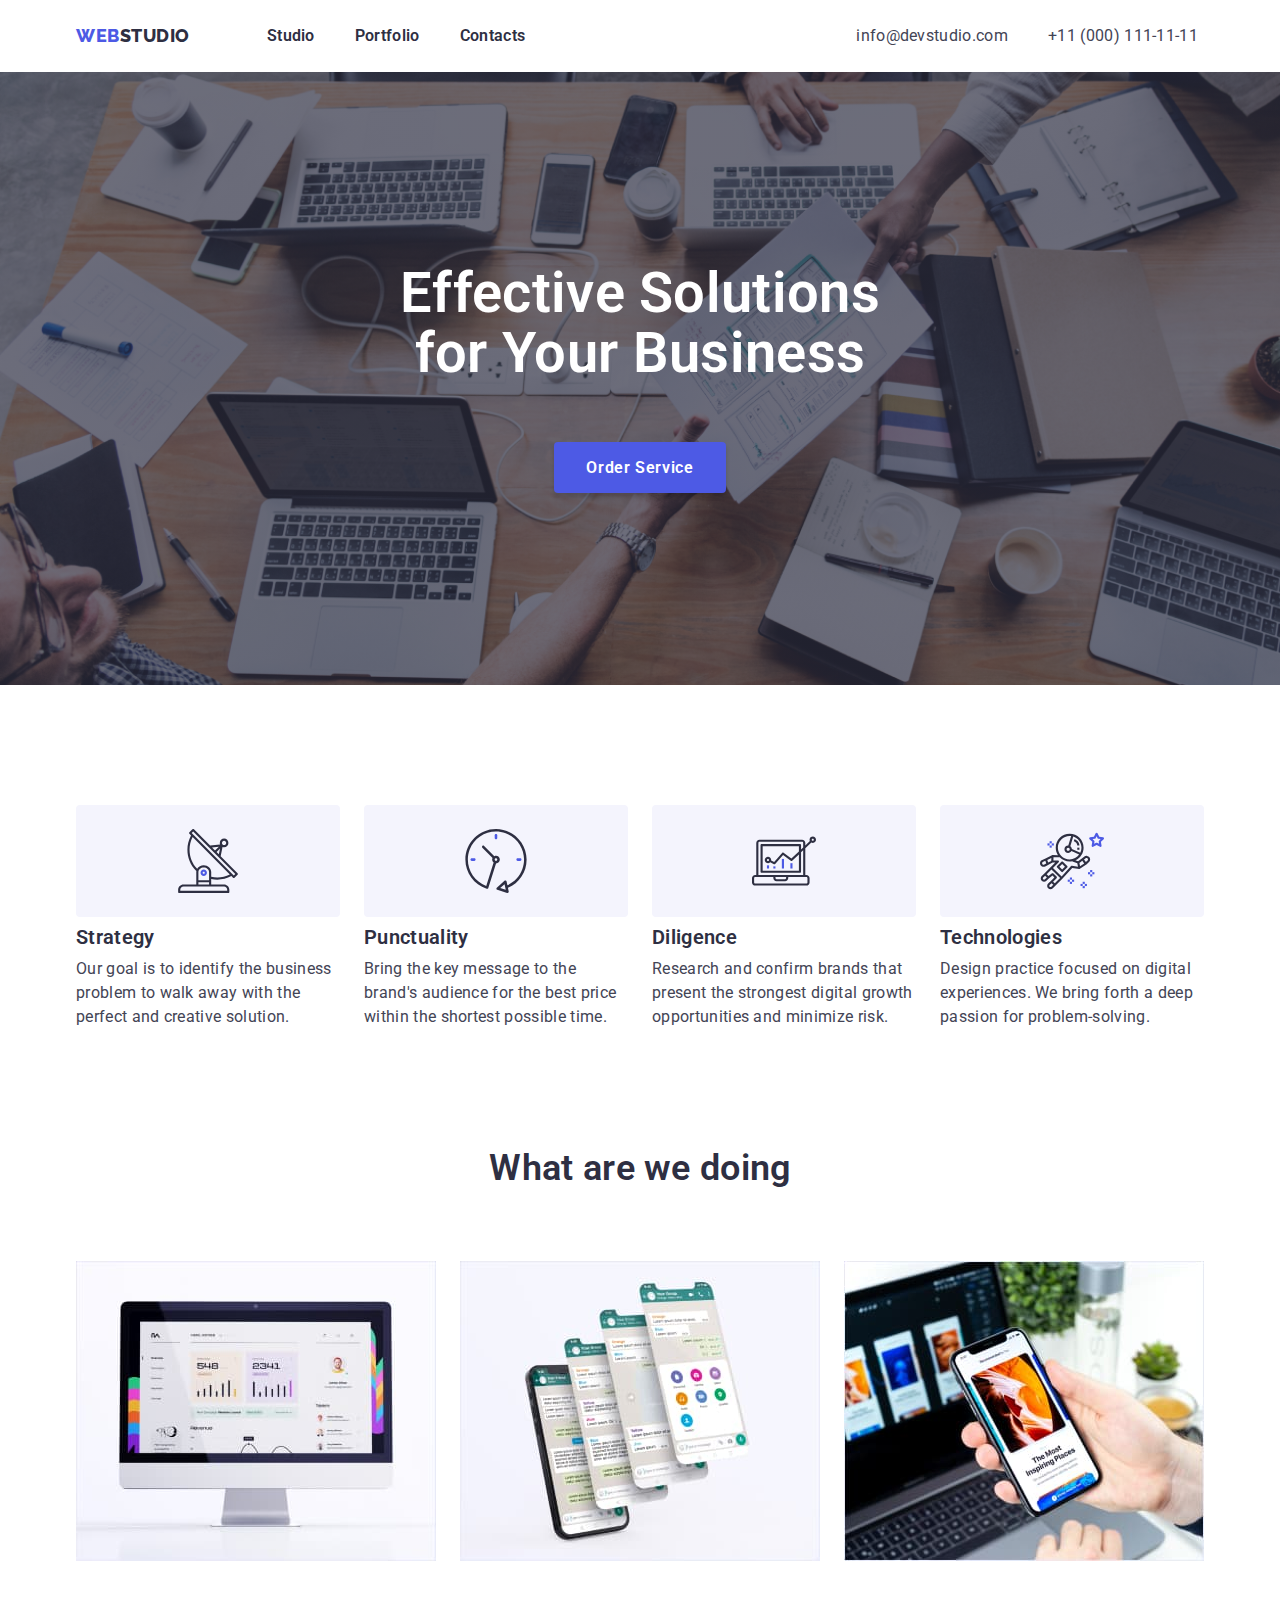
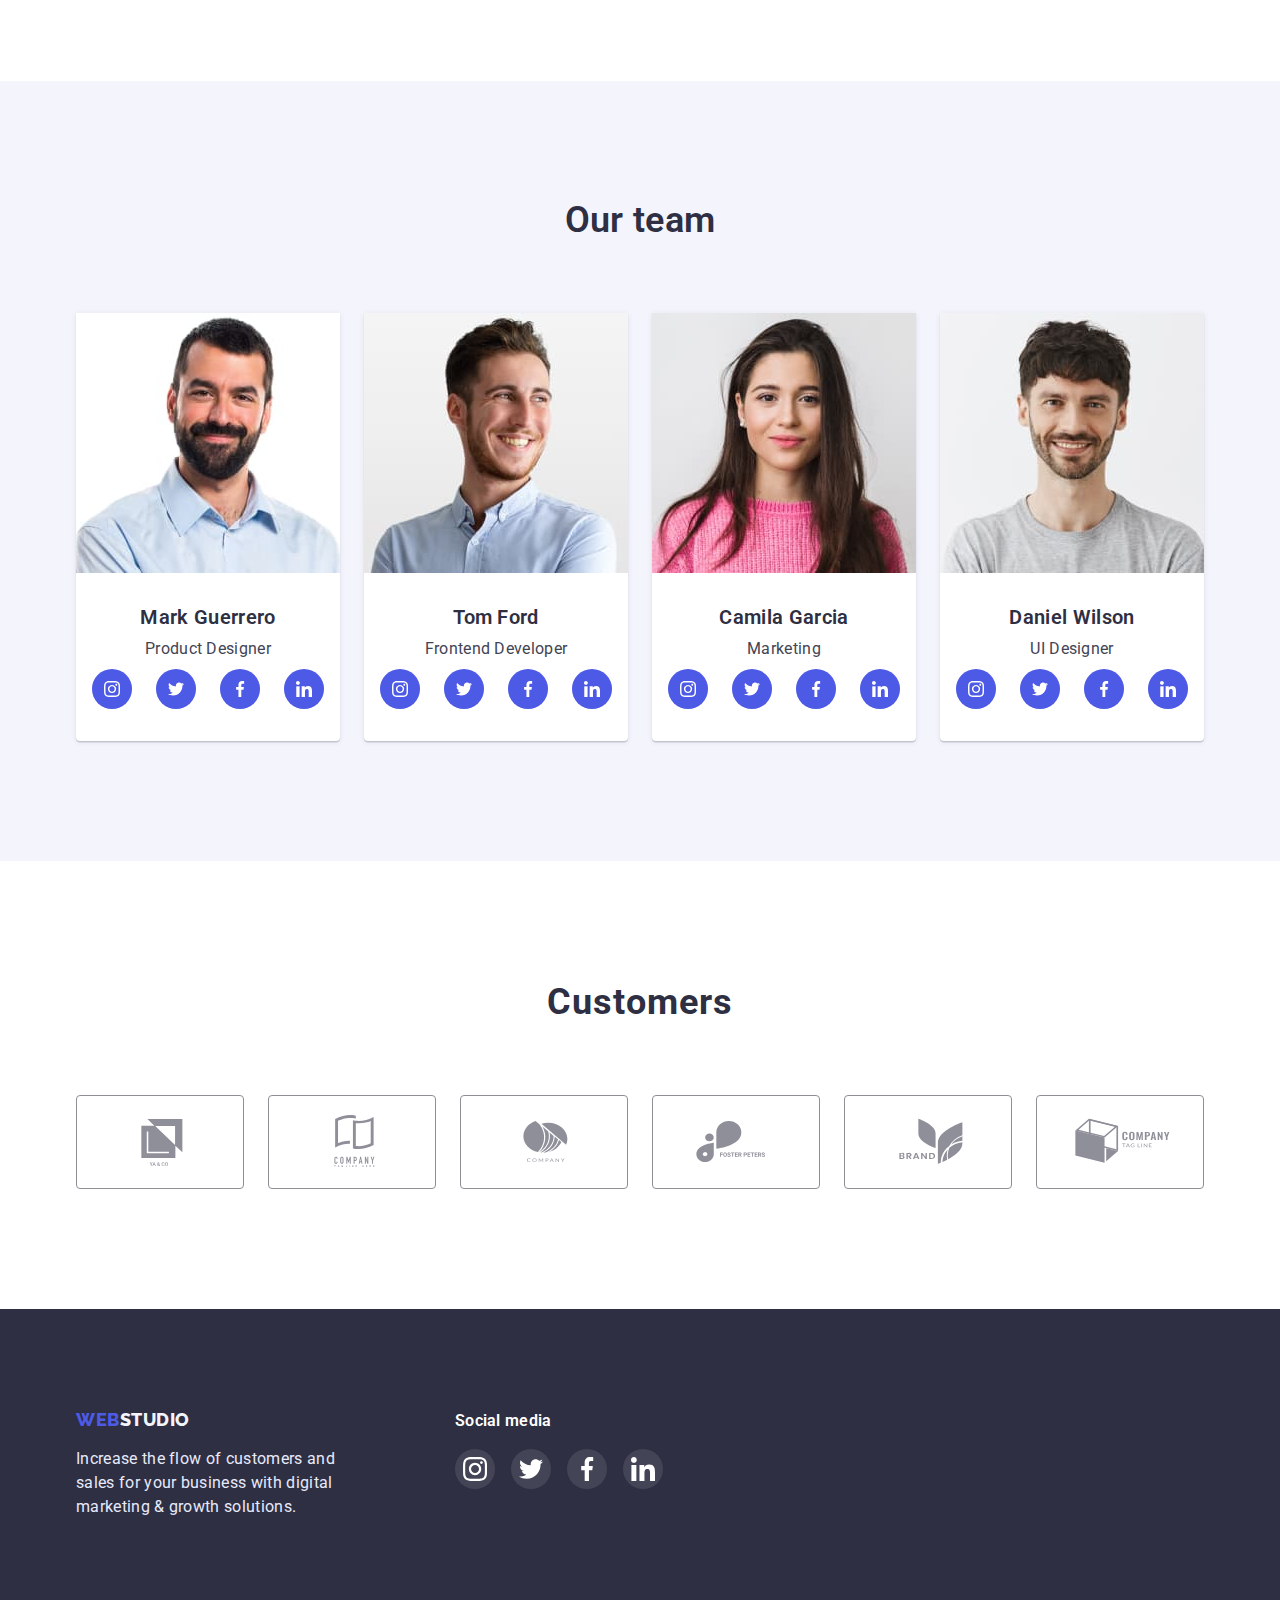
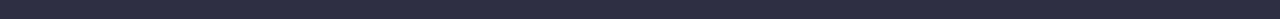
<file: index.html>
<!DOCTYPE html>
<html lang="en">
<head>
    <meta charset="UTF-8">
    <meta http-equiv="X-UA-Compatible" content="IE=edge">
    <meta name="viewport" content="width=device-width, initial-scale=1.0">
    <title>Web-Studio</title>
    <link rel="preconnect" href="https://fonts.googleapis.com">
    <link rel="preconnect" href="https://fonts.gstatic.com" crossorigin>
    <link href="https://fonts.googleapis.com/css2?family=Raleway:wght@700&family=Roboto:wght@400;500;700;900&display=swap" rel="stylesheet">
    <link rel="stylesheet" href="https://cdn.jsdelivr.net/npm/modern-normalize@1.1.0/modern-normalize.min.css">
    <link rel="stylesheet" href="./css/styles.css">

</head>
<body>
    <header class="header">
        <div class="container header-wrapper">
        <a class="logo link" href="./index.html">Web<span class="logo-header">Studio</span></a>
        <nav class="nav">
            <ul class="nav-list list">
                <li class="nav-item"><a class="nav-link link" href="./index.html">Studio</a></li>
                <li class="nav-item"><a class="nav-link link" href="./portfolio.html">Portfolio</a></li>
                <li class="nav-item"><a class="nav-link link" href="#">Contacts</a></li>
            </ul>
        </nav>
        <ul class="info-list list">
            <li class="info-item"><a class="info-link link" href="mailto:info@devstudio.com">info@devstudio.com</a></li>
            <li class="info-item"><a class="info-link link" href="tel:+110001111111">+11 (000) 111-11-11</a></li>
        </ul>
        </div>
    </header>
    <main>
        <section class="hero section">
            <div class="container">
            <h1 class="hero-title">Effective Solutions <br> for Your Business</h1>
            <button class="hero-btn" type="button">Order Service</button>
            </div>
        </section>
        <section class="benefits section">
            <div class="container">
            <h2 class="benefits-main-title" hidden>Benefits</h2>
            <ul class="benefits-list list">
                <li class="benefits-item">
                    <div class="benefits-bg">
                        <svg class="benefits-icon">
                            <use href="./images/icons.svg#antenna"></use>
                        </svg>

                    </div>
                    <h3 class="benefits-title">Strategy</h3>
                    <p class="benefits-description">Our goal is to identify the business
                        problem to walk away with the perfect and creative solution.
                    </p>
                </li>
                <li class="benefits-item">
                    <div class="benefits-bg">
                        <svg class="benefits-icon">
                            <use href="./images/icons.svg#clock"></use>
                        </svg>

                    </div>
                    <h3 class="benefits-title">Punctuality</h3>
                    <p class="benefits-description">Bring the key message to the brand's audience for the best price within the shortest possible time.</p>
                </li>
                <li class="benefits-item">
                    <div class="benefits-bg">
                        <svg class="benefits-icon">
                            <use href="./images/icons.svg#diagram"></use>
                        </svg>

                    </div>
                    <h3 class="benefits-title">Diligence</h3>
                    <p class="benefits-description">Research and confirm brands that present the strongest digital growth opportunities and minimize risk.</p>
                </li>
                <li class="benefits-item">
                    <div class="benefits-bg">
                        <svg class="benefits-icon">
                            <use href="./images/icons.svg#astronaut"></use>
                        </svg>

                    </div>
                    <h3 class="benefits-title">Technologies</h3>
                    <p class="benefits-description">Design practice focused on digital experiences. We bring forth a deep passion for problem-solving.</p>
                </li>
            </ul>
            </div>
        </section>
        <section class="activity section">
           <div class="container">
            <h2 class="activity-title">What are we doing</h2>
            <ul class="activity-list list">
                <li class="activity-item"><img class="activity-img" src="./images/activity-1.jpg" alt="desktop" width="360" height="300"></li>
                <li class="activity-item"><img class="activity-img" src="./images/activity-2.jpg" alt="phone" width="360" height="300"></li>
                <li class="activity-item"><img class="activity-img" src="./images/activity-3.jpg" alt="laptop" width="360" height="300"></li>
            </ul>
           </div>
        </section>
        <section class="team section">
            <div class="container">
            <h2 class="team-title">Our team</h2>
            <ul class="team-list list">
                <li class="team-item">
                    <img class="team-img" src="./images/team-1.jpg" alt="Mark Guerrero" width="264" height="260">
                   <div class="team-thumb">
                    <h3 class="team-person">Mark Guerrero</h3>
                    <p class="team-description">Product Designer</p>
                    <ul class="team-social-list list">
                        <li class="team-social-item"><a href="/" class="team-social-link link">
                            <svg class="team-social-icon">
                                <use href="./images/icons.svg#instagram"></use>
                            </svg>
                        </a></li>
                        <li class="team-social-item"><a href="/" class="team-social-link link">
                            <svg class="team-social-icon">
                                <use href="./images/icons.svg#twitter"></use>
                            </svg>
                        </a></li>
                        <li class="team-social-item"><a href="/" class="team-social-link link">
                            <svg class="team-social-icon">
                                <use href="./images/icons.svg#facebook"></use>
                            </svg>
                        </a></li>
                        <li class="team-social-item"><a href="/" class="team-social-link link">
                            <svg class="team-social-icon">
                                <use href="./images/icons.svg#linkedin"></use>
                            </svg>
                        </a></li>
                       </ul>
                   </div>
                </li>
                <li class="team-item">
                    <img class="team-img" src="./images/team-2.jpg" alt="Tom Ford" width="264" height="260">
                    <div class="team-thumb">
                    <h3 class="team-person">Tom Ford</h3>
                    <p class="team-description">Frontend Developer</p>
                    <ul class="team-social-list list">
                        <li class="team-social-item"><a href="/" class="team-social-link link">
                            <svg class="team-social-icon">
                                <use href="./images/icons.svg#instagram"></use>
                            </svg>
                        </a></li>
                        <li class="team-social-item"><a href="/" class="team-social-link link">
                            <svg class="team-social-icon">
                                <use href="./images/icons.svg#twitter"></use>
                            </svg>
                        </a></li>
                        <li class="team-social-item"><a href="/" class="team-social-link link">
                            <svg class="team-social-icon">
                                <use href="./images/icons.svg#facebook"></use>
                            </svg>
                        </a></li>
                        <li class="team-social-item"><a href="/" class="team-social-link link">
                            <svg class="team-social-icon">
                                <use href="./images/icons.svg#linkedin"></use>
                            </svg>
                        </a></li>
                    </ul>
                    </div>
                </li>
                <li class="team-item">
                    <img class="team-img" src="./images/team-3.jpg" alt="Camila Garcia" width="264" height="260">
                    <div class="team-thumb">
                    <h3 class="team-person">Camila Garcia</h3>
                    <p class="team-description">Marketing</p>
                    <ul class="team-social-list list">
                        <li class="team-social-item"><a href="/" class="team-social-link link">
                            <svg class="team-social-icon">
                                <use href="./images/icons.svg#instagram"></use>
                            </svg>
                        </a></li>
                        <li class="team-social-item"><a href="/" class="team-social-link link">
                            <svg class="team-social-icon">
                                <use href="./images/icons.svg#twitter"></use>
                            </svg>
                        </a></li>
                        <li class="team-social-item"><a href="/" class="team-social-link link">
                            <svg class="team-social-icon">
                                <use href="./images/icons.svg#facebook"></use>
                            </svg>
                        </a></li>
                        <li class="team-social-item"><a href="/" class="team-social-link link">
                            <svg class="team-social-icon">
                                <use href="./images/icons.svg#linkedin"></use>
                            </svg>
                        </a></li>
                    </ul>
                    </div>
                </li>
                <li class="team-item">
                    <img class="team-img" src="./images/team-4.jpg" alt="Daniel Wilson" width="264" height="260">
                    <div class="team-thumb">
                    <h3 class="team-person">Daniel Wilson</h3>
                    <p class="team-description">UI Designer</p>
                    <ul class="team-social-list  list">
                        <li class="team-social-item"><a href="/" class="team-social-link  link">
                            <svg class="team-social-icon">
                                <use href="./images/icons.svg#instagram"></use>
                            </svg>
                        </a></li>
                        <li class="team-social-item"><a href="/" class="team-social-link link">
                            <svg class="team-social-icon">
                                <use href="./images/icons.svg#twitter"></use>
                            </svg>
                        </a></li>
                        <li class="team-social-item"><a href="/" class="team-social-link link">
                            <svg class="team-social-icon">
                                <use href="./images/icons.svg#facebook"></use>
                            </svg>
                        </a></li>
                        <li class="team-social-item"><a href="/" class="team-social-link link">
                            <svg class="team-social-icon">
                                <use href="./images/icons.svg#linkedin"></use>
                            </svg>
                        </a></li>
                    </ul>
                    </div>
                </li>
            </ul>
            </div>
        </section>
        <section class="section clients">
            <div class="container">
            <h2 class="clients-title">Customers</h2>
            <ul class="clients-list list">
                <li class="clients-item"><a href="/" class="clients-link link">
                    <svg class="clients-icon">
                        <use href="./images/icons.svg#logo-1"></use>
                    </svg>
                </a></li>
                <li class="clients-item"><a href="/" class="clients-link link">
                    <svg class="clients-icon">
                        <use href="./images/icons.svg#logo-2"></use>
                    </svg>
                </a></li>
                <li class="clients-item"><a href="/" class="clients-link link">
                    <svg class="clients-icon">
                        <use href="./images/icons.svg#logo-3"></use>
                    </svg>
                </a></li>
                <li class="clients-item"><a href="/" class="clients-link link">
                    <svg class="clients-icon">
                        <use href="./images/icons.svg#logo-4"></use>
                    </svg>
                </a></li>
                <li class="clients-item"><a href="/" class="clients-link link">
                    <svg class="clients-icon">
                        <use href="./images/icons.svg#logo-5"></use>
                    </svg>
                </a></li>
                <li class="clients-item"><a href="/" class="clients-link link">
                    <svg class="clients-icon">
                        <use href="./images/icons.svg#logo-6"></use>
                    </svg>
                </a></li>
            </ul>
            </div>
        </section>
    </main>
    <footer class="footer">
        <div class="container footer-wrapper">
        <div class="logo-wrapper">
        <a class="logo link" href="/">Web<span class="logo-footer">Studio</span></a>
        <p class="footer-description">Increase the flow of customers and <br> sales for your business with digital <br> marketing & growth solutions.</p>
        </div>
        <div class="social-wrapper">
            <h2 class="social-title">Social media</h2>
            <ul class="social-list list">
                <li class="social-item"><a href="/" class="social-link link">
                    <svg class="social-icon">
                        <use href="./images/icons.svg#instagram"></use>
                    </svg>
                </a></li>
                <li class="social-item"><a href="/" class="social-link link">
                    <svg class="social-icon">
                        <use href="./images/icons.svg#twitter"></use>
                    </svg>
                </a></li>
                <li class="social-item"><a href="/" class="social-link link">
                    <svg class="social-icon">
                        <use href="./images/icons.svg#facebook"></use>
                    </svg>
                </a></li>
                <li class="social-item"><a href="/" class="social-link link">
                    <svg class="social-icon">
                        <use href="./images/icons.svg#linkedin"></use>
                    </svg>
                </a></li>
            </ul> 
        </div>
        </div>
    </footer>
</body>
</html>
</file>
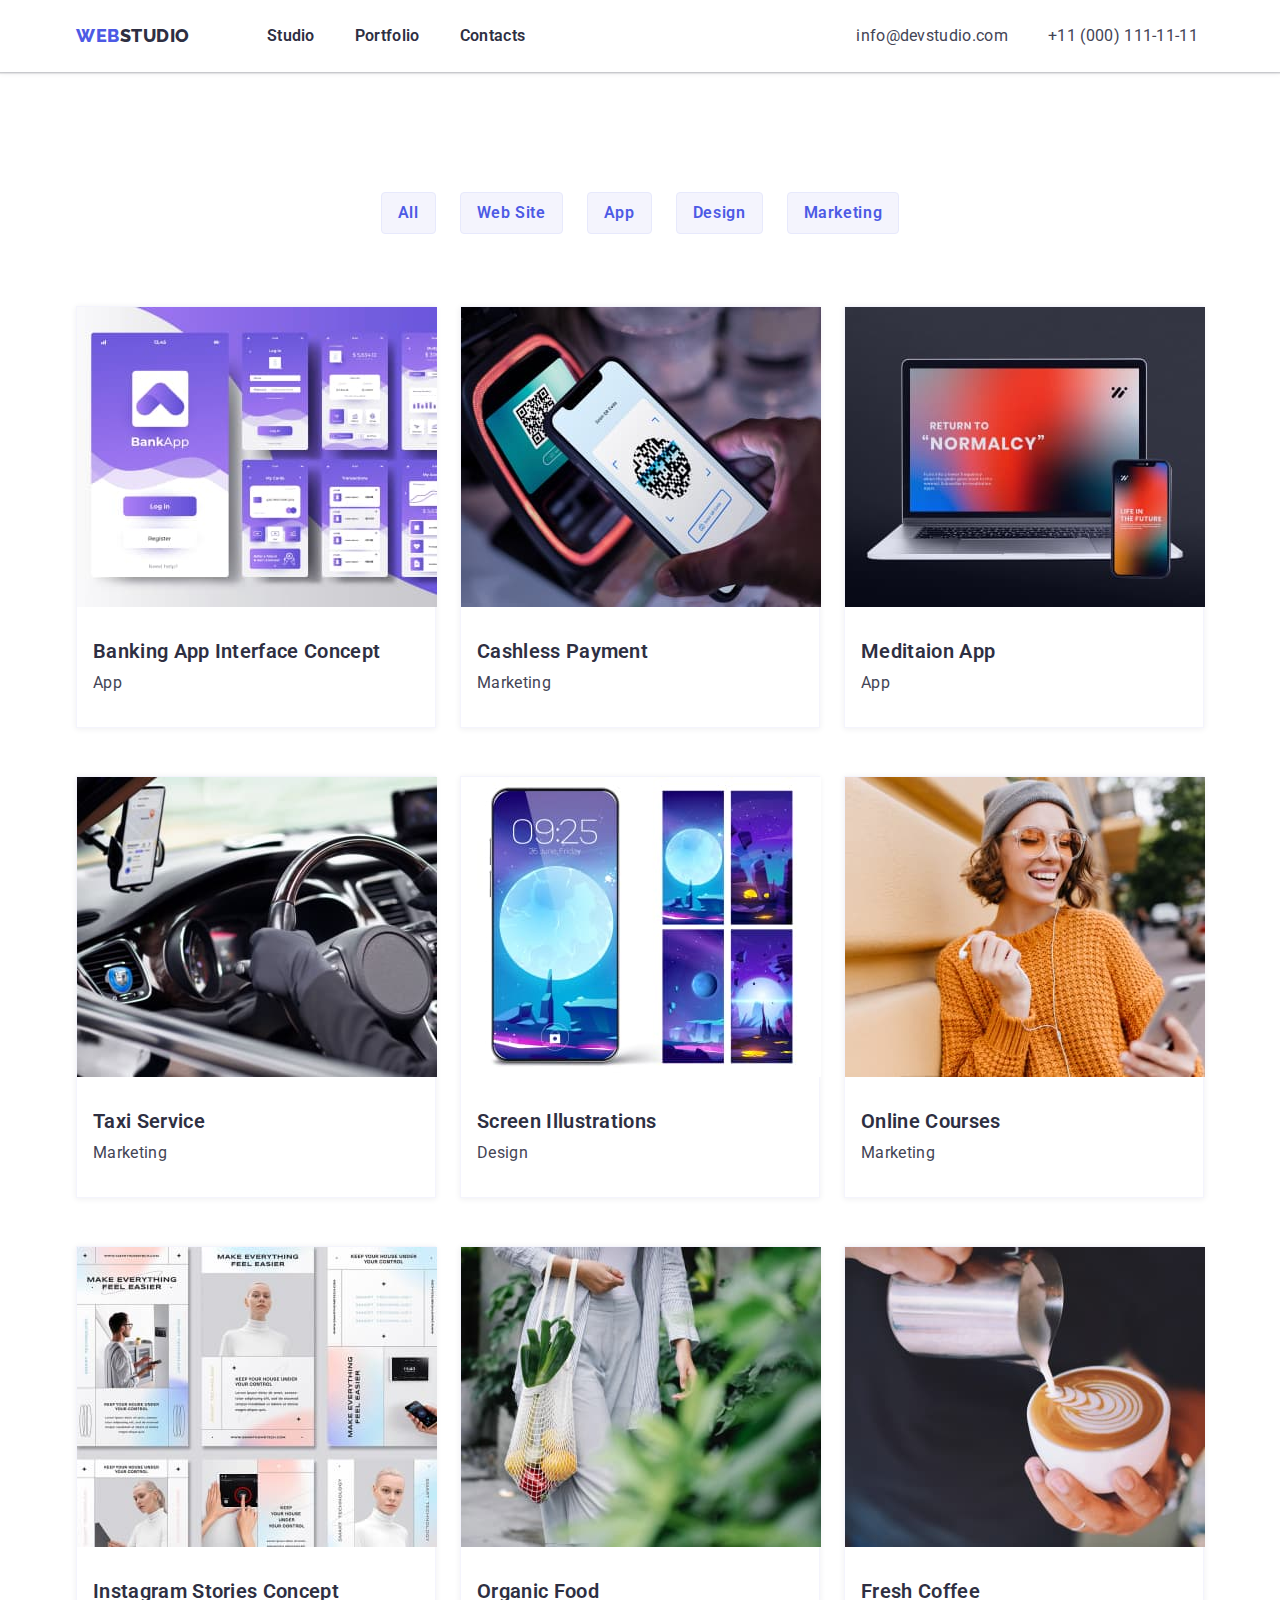
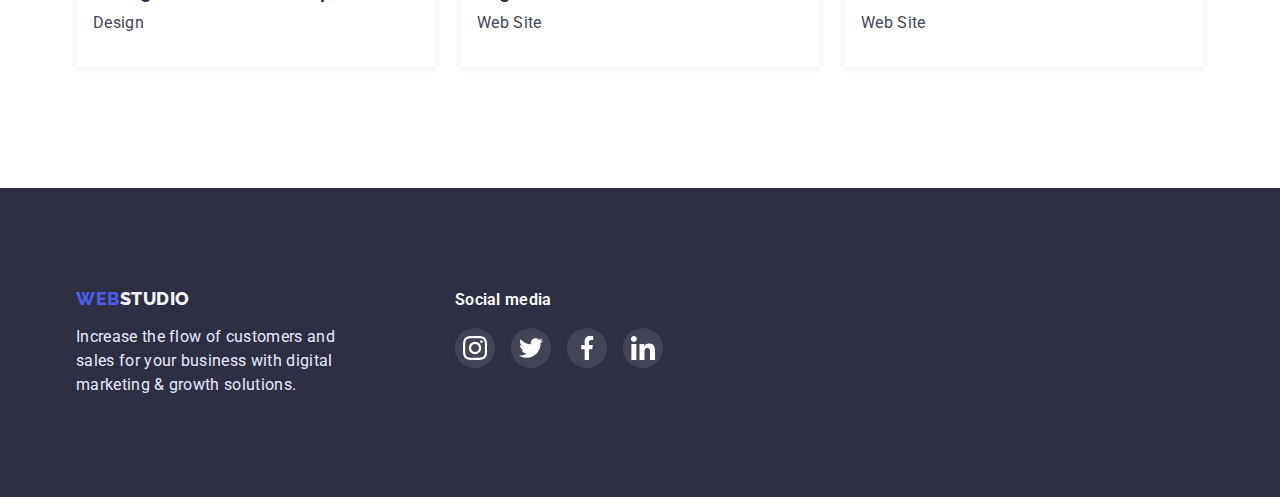
<file: portfolio.html>
<!DOCTYPE html>
<html lang="en">
<head>
    <meta charset="UTF-8">
    <meta http-equiv="X-UA-Compatible" content="IE=edge">
    <meta name="viewport" content="width=device-width, initial-scale=1.0">
    <title>Portfolio</title>
    <link rel="preconnect" href="https://fonts.googleapis.com">
    <link rel="preconnect" href="https://fonts.gstatic.com" crossorigin>
    <link href="https://fonts.googleapis.com/css2?family=Raleway:wght@700&family=Roboto:wght@400;500;700;900&display=swap" rel="stylesheet">
    <link rel="stylesheet" href="https://cdn.jsdelivr.net/npm/modern-normalize@1.1.0/modern-normalize.min.css">
    <link rel="stylesheet" href="./css/styles.css">
</head>
<body>
    <header class="header">
        <div class="container header-wrapper">
        <a class="logo link" href="./index.html">Web<span class="logo-header">Studio</span></a>
        <nav class="nav">
            <ul class="nav-list list">
                <li class="nav-item"><a class="nav-link link" href="./index.html">Studio</a></li>
                <li class="nav-item"><a class="nav-link link" href="./portfolio.html">Portfolio</a></li>
                <li class="nav-item"><a class="nav-link link" href="#">Contacts</a></li>
            </ul>
        </nav>
        <ul class="info-list list">
            <li class="info-item"><a class="info-link link" href="mailto:info@devstudio.com">info@devstudio.com</a></li>
            <li class="info-item"><a class="info-link link" href="tel:+110001111111">+11 (000) 111-11-11</a></li>
        </ul>
        </div>
    </header>
    <main>
       <section class="portfolio section">
        <div class="container">
        <h1 hidden>Portfolio</h1>
        <ul class="filter-list list">
            <li class="filter-item"><button class="filter-btn" type="button">All</button></li>
            <li class="filter-item"><button class="filter-btn" type="button">Web Site</button></li>
            <li class="filter-item"><button class="filter-btn" type="button">App</button></li>
            <li class="filter-item"><button class="filter-btn" type="button">Design</button></li>
            <li class="filter-item"><button class="filter-btn" type="button">Marketing</button></li>
           </ul>
        <ul class="portfolio-list list">
            <li class="portfolio-item">
                <img class="portfolio-img" src="./images/portfolio-1.jpg" alt="Banking App Interface Concept" width="360" height="300">
            <div class="portfolio-thumb">
                <h2 class="portfolio-title">Banking App Interface Concept</h2>
                <p class="portfolio-description">App</p>
            </div>
            </li>
            <li class="portfolio-item">
                <img class="portfolio-img" src="./images/portfolio-2.jpg" alt="Cashless Payment" width="360" height="300">
            <div class="portfolio-thumb">
                <h2 class="portfolio-title">Cashless Payment</h2>
                <p class="portfolio-description">Marketing</p>
            </div>
            </li>
            <li class="portfolio-item">
                <img class="portfolio-img" src="./images/portfolio-3.jpg" alt="Meditaion App" width="360" height="300">
            <div class="portfolio-thumb">
                <h2 class="portfolio-title">Meditaion App</h2>
                <p class="portfolio-description">App</p>
            </div>
            </li>
            <li class="portfolio-item">
                <img class="portfolio-img" src="./images/portfolio-4.jpg" alt="Taxi Service" width="360" height="300">
            <div class="portfolio-thumb">
                <h2 class="portfolio-title">Taxi Service</h2>
                <p class="portfolio-description">Marketing</p>
            </div>
            </li>
            <li class="portfolio-item">
                <img class="portfolio-img" src="./images/portfolio-5.jpg" alt="Screen Illustrations" width="360" height="300">
            <div class="portfolio-thumb">
                <h2 class="portfolio-title">Screen Illustrations</h2>
                <p class="portfolio-description">Design</p>
            </div>
            </li>
            <li class="portfolio-item">
                <img class="portfolio-img" src="./images/portfolio-6.jpg" alt="Online Courses" width="360" height="300">
            <div class="portfolio-thumb">
                <h2 class="portfolio-title">Online Courses</h2>
                <p class="portfolio-description">Marketing</p>
            </div>
            </li>
            <li class="portfolio-item">
                <img class="portfolio-img" src="./images/portfolio-7.jpg" alt="Instagram Stories Concept" width="360" height="300">
            <div class="portfolio-thumb">
                <h2 class="portfolio-title">Instagram Stories Concept</h2>
                <p class="portfolio-description">Design</p>
            </div>
            </li>
            <li class="portfolio-item">
                <img class="portfolio-img" src="./images/portfolio-8.jpg" alt="Organic Food" width="360" height="300">
            <div class="portfolio-thumb">
                <h2 class="portfolio-title">Organic Food</h2>
                <p class="portfolio-description">Web Site</p>
            </div>
            </li>
            <li class="portfolio-item">
                <img class="portfolio-img" src="./images/portfolio-9.jpg" alt="Fresh Coffee" width="360" height="300">
            <div class="portfolio-thumb">
                <h2 class="portfolio-title">Fresh Coffee</h2>
                <p class="portfolio-description">Web Site</p>
            </div>
            </li>
        </ul>
        </div>
       </section>
    </main>
    <footer class="footer">
        <div class="container footer-wrapper">
        <div class="logo-wrapper">
        <a class="logo link" href="/">Web<span class="logo-footer">Studio</span></a>
        <p class="footer-description">Increase the flow of customers and <br> sales for your business with digital <br> marketing & growth solutions.</p>
        </div>
        <div class="social-wrapper">
            <h2 class="social-title">Social media</h2>
            <ul class="social-list list">
                <li class="social-item"><a href="/" class="social-link link">
                    <svg class="social-icon">
                        <use href="./images/icons.svg#instagram"></use>
                    </svg>
                </a></li>
                <li class="social-item"><a href="/" class="social-link link">
                    <svg class="social-icon">
                        <use href="./images/icons.svg#twitter"></use>
                    </svg>
                </a></li>
                <li class="social-item"><a href="/" class="social-link link">
                    <svg class="social-icon">
                        <use href="./images/icons.svg#facebook"></use>
                    </svg>
                </a></li>
                <li class="social-item"><a href="/" class="social-link link">
                    <svg class="social-icon">
                        <use href="./images/icons.svg#linkedin"></use>
                    </svg>
                </a></li>
            </ul> 
        </div>
        </div>
    </footer>
</body>
</html>
</file>
<file: css/styles.css>
/* Variables */
:root{
    --accent-color: #4D5AE5;
    --main-color: #2E2F42;
    --text-color:#434455;
    --additional-color: #ffffff;
  }
/* End Variables */
  
/* Basic */
*, 
::after, 
::before{
    padding: 0px;
    margin: 0px;
  }

 body{
      font-family: "Roboto", sans-serif;
      color: var(--main-color);
      letter-spacing: 0.02em;

      
  }
  .list{
    list-style: none;
  }
  .link{
      text-decoration: none;
  }

  button{
      cursor: pointer;
      display: block;
      border: none;
  }

  .container{
    width: 1158px;
    margin: 0px auto;
    padding: 0px 15px;
  }

  .section{
    padding-top: 120px;
    padding-bottom: 120px;
  }

/* End Basic */


/* Header */
 .header{
  padding: 24px 0px;
  box-shadow: 0px 2px 1px rgba(46, 47, 66, 0.08), 0px 1px 1px rgba(46, 47, 66, 0.16), 0px 1px 6px rgba(46, 47, 66, 0.08);
 }
 .header-wrapper{
  display: flex;
  align-items: center;
 }
 .logo{
    margin-right: 77px;

    font-family: 'Raleway';
    font-weight: 800;
    font-size: 18px;
    line-height: 1.17;
    letter-spacing: 0.03em;
    text-transform: uppercase;

    color: var(--accent-color);
 }

 .logo-header{
    color: var(--main-color);
 }
 .nav{
  margin-right: 331px;
 }
 .nav-list{
  display: flex;
  gap: 40px;
 }
 .nav-link{
    font-weight: 600;
    font-size: 16px;
    line-height: 1.5;
    

    color: var(--main-color);
}
.nav-link:hover,
.nav-link:focus{
    color: var(--accent-color);
}
.info-list{
  display: flex;
  gap: 40px;
}
.info-link{
    font-size: 16px;
    line-height: 1.5;
    

    color: var(--text-color);
}

.info-link:hover,
.info-link:focus{
    color: var(--accent-color);
}

/* End Header */
  
/* Hero */
 .hero{
    max-width: 1600px;
    padding: 192px 0px;
    background-color: var(--main-color);
    background-image:  linear-gradient(rgba(46, 47, 66, 0.7),rgba(46, 47, 66, 0.7)), url(../images/hero.jpg);
    background-repeat: no-repeat;
    background-size: cover;
  

 }
 .hero-title{
    margin-bottom: 58px;

    font-weight: 600;
    font-size: 56px;
    line-height: 1.07;
    text-align: center;
    

    color: var(--additional-color);
 }
 .hero-btn{
    margin: 0px auto;
    padding: 16px 32px;
    border-radius: 4px;
    
    font-weight: 600;
    font-size: 16px;
    line-height: 1.19;
    letter-spacing: 0.04em;
    color: var(--additional-color);
    background-color: var(--accent-color);

    box-shadow: 0px 4px 4px rgba(0, 0, 0, 0.15);
 }

 .hero-btn:hover,
 .hero-btn:focus{
  box-shadow: 0px 1px 6px rgba(46, 47, 66, 0.08), 0px 1px 1px rgba(46, 47, 66, 0.16), 0px 2px 1px rgba(46, 47, 66, 0.08);
 }
/*End Hero */

/* Benefits */

  .benefits{
   padding-bottom: 0px;
  }
  .benefits-list{
    display: flex;
    justify-content: center;
    gap: 24px;
  }
  .benefits-item{
    width: 264px;
  }

  .benefits-bg{
    padding: 24px 100px;
    background: #F4F4FD;
    border-radius: 4px;

  }
  .benefits-icon{
   display: block;
   width: 64px;
   height: 64px;
  }
  .benefits-title{
    margin-bottom: 8px;
    margin-top: 8px;

    font-weight: 600;
    font-size: 20px;
    line-height: 1.2;
    
    color: var(--main-color);
  }
  
  .benefits-description{
    font-size: 16px;
    line-height: 1.5;
    

    color: var(--text-color);
  }
/*End Benefits */ 

/* Activity */ 
  .activity-title{
    margin-bottom: 72px;
    font-weight: 600;
    font-size: 36px;
    line-height: 1.11;
    text-align: center;
    
    
    color: var(--main-color);
  }
  .activity-list{
    display: flex;
    justify-content: center;
    gap: 24px;
  }
  .activity-img{
    display: block;
    
  }
/* End Activity */ 

/* Team */ 
  .team{
    background-color: #F4F4FD;
  }
  .team-title{
    margin-bottom: 72px;

    font-weight: 600;
    font-size: 36px;
    line-height: 1.11;
    text-align: center;
    

    color: var(--main-color);
  }

  .team-list{
    display: flex;
    justify-content: center;
    gap: 24px;
  }
  .team-item{
    width: 264px;
    background-color: var(--additional-color);
    border-radius: 0px 0px 4px 4px;

    box-shadow: 0px 1px 6px rgba(46, 47, 66, 0.08), 0px 1px 1px rgba(46, 47, 66, 0.16), 0px 2px 1px rgba(46, 47, 66, 0.08);
  }
  .team-thumb{
    padding: 32px 16px;
  }
  .team-img{
    display: block;

  }
  .team-person{
    margin-bottom: 8px;
    font-weight: 600;
    font-size: 20px;
    line-height: 1.2;
    
    text-align: center;
  }
  .team-description{
    font-weight: 400;
    font-size: 16px;
    line-height: 1.5;
    
    text-align: center;

    color: var(--text-color);
  }
  .team-social-list{
    display: flex;
    justify-content: center;
    gap:24px;
    margin-top: 8px;

  }
  .team-social-link{
    display: block;
    width: 40px;
    height: 40px;
    padding: 12px;
    border-radius: 50%;
    
    background-color: var(--accent-color);

  }
  .team-social-icon{
    width: 16px;
    height: 16px;
    fill:var(--additional-color);
  }
/* End Team */ 

/* Clients */ 
.clients-title{
  margin-bottom: 72px;

  font-weight: 700;
  font-size: 36px;
  line-height: 1.17;
  text-align: center;
  letter-spacing: 0.03em;

  color: var(--main-color);
}
.clients-list{
  display: flex;
  justify-content: center;
  gap: 24px;
}

.clients-link{
  display: block;
  width: 168px;
  padding: 16px 32px;
  border: 1px solid #8E8F99;
  border-radius: 4px;
  color:#8E8F99 ;
}
.clients-icon{
  width: 104px;
  height: 56px;
  fill: currentColor;
}
.clients-link:hover,
.clients-link:focus{
  border-color: var(--accent-color);
  color: var(--accent-color);
  
}
/* End Clients */ 

/* Footer */ 
  .footer{
    padding-top: 100px;
    padding-bottom: 100px;
    background-color: var(--main-color);
  } 
  .footer-wrapper{
    display: flex;
  }
  .logo-wrapper{
    margin-right: 120px;
  }
  .logo-footer{
    color: #F4F4FD;
  }
  .footer-description{
    margin-top: 16px;
    font-weight: 400;
    font-size: 16px;
    line-height: 1.5;
    

    color: #E7E9FC;
  }
  .social-title{
    margin-bottom: 16px;
    font-weight: 600;
    font-size: 16px;
    line-height: 1.5;

    color: var(--additional-color);
  }
  .social-list{
    display: flex;
    justify-content: center;
    gap:16px;

  }
  .social-link{
    display: block;
    width: 40px;
    height: 40px;
    padding: 8px;
    border-radius: 50%;
    
    background-color:  rgba(255, 255, 255, 0.1);
  }
  .social-icon{
    width: 24px;
    height: 24px;
    fill:var(--additional-color);
  }
  .social-link:hover,
  .social-link:focus{
    background-color: #31D0AA;
  }
/* End Footer */
  
/* Portfolio */
  .filter-list{
    display: flex;
    justify-content: center;
    gap: 24px;
    margin-bottom: 72px;
  }
   .filter-btn{
    padding: 8px 16px;
    border: 1px solid #E7E9FC;
    border-radius: 4px;

    font-weight: 600;
    font-size: 16px;
    line-height: 1.5;
    letter-spacing: 0.04em;

    color: var(--accent-color);
    background-color: #F4F4FD;
   }

   .filter-btn:hover,
   .filter-btn:focus{
    color: var(--additional-color);
    background-color: var(--accent-color);
    box-shadow: 0px 3px 1px rgba(0, 0, 0, 0.1), 0px 2px 1px rgba(0, 0, 0, 0.08), 0px 2px 2px rgba(0, 0, 0, 0.12);
    border: 1px solid var(--accent-color);
   }
   .portfolio-list{
    display: flex;
    flex-wrap: wrap;
    row-gap: 48px;
    column-gap: 24px;
   

   }
   .portfolio-item{
    width: 360px;
    border: 0.5px solid #F4F4FD;
    box-shadow: 0px 1px 6px rgba(46, 47, 66, 0.08);
   }

   .portfolio-item:hover{
    box-shadow: 0px 1px 6px rgba(46, 47, 66, 0.08), 0px 1px 1px rgba(46, 47, 66, 0.16), 0px 2px 1px rgba(46, 47, 66, 0.08);
   }
   .portfolio-img{
    display: block;
    
   }
   .portfolio-thumb{
    padding: 32px 16px;
   }
   .portfolio-title{
    margin-bottom: 8px;

    font-weight: 600;
    font-size: 20px;
    line-height: 1.2;
    
    

    color: var(--main-color);
   }
   .portfolio-description{
    font-weight: 400;
    font-size: 16px;
    line-height: 1.5;
    
    

    color: var(--text-color);
   }
/* End Portfolio */
</file>
